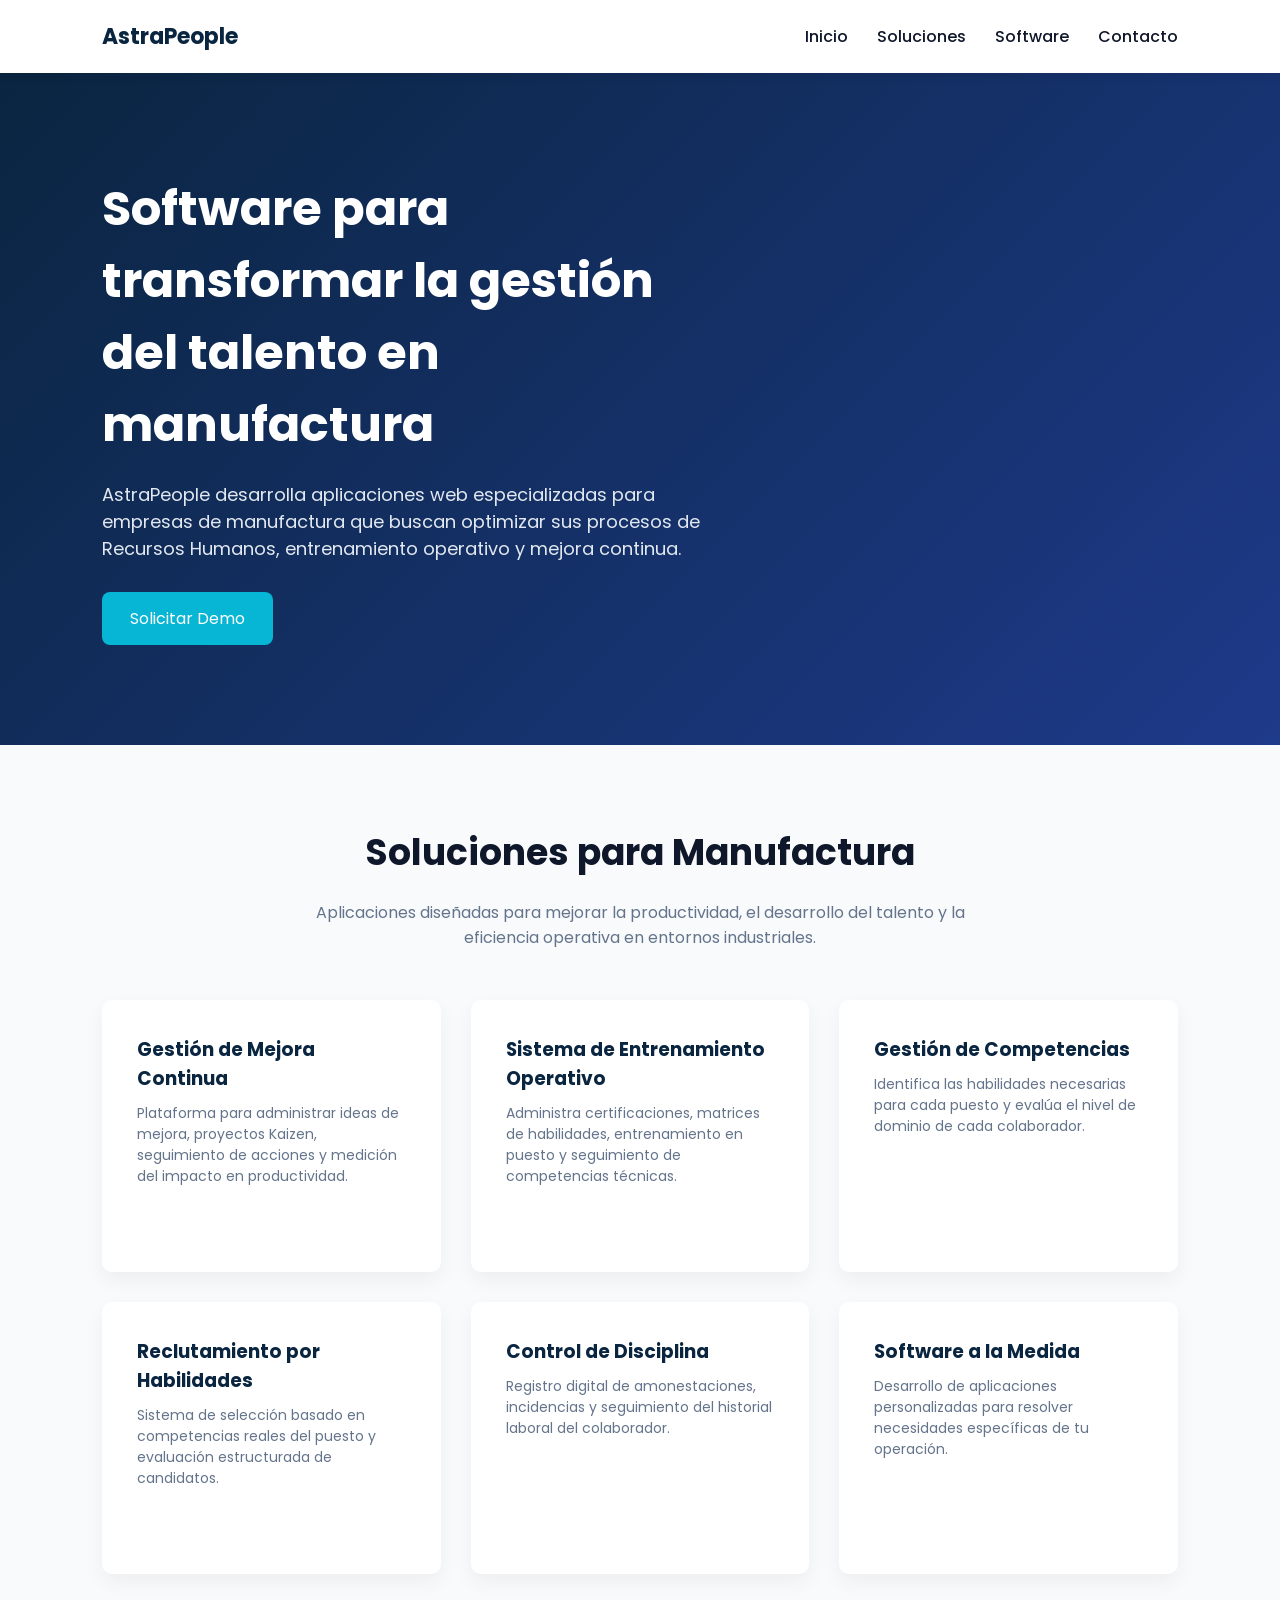
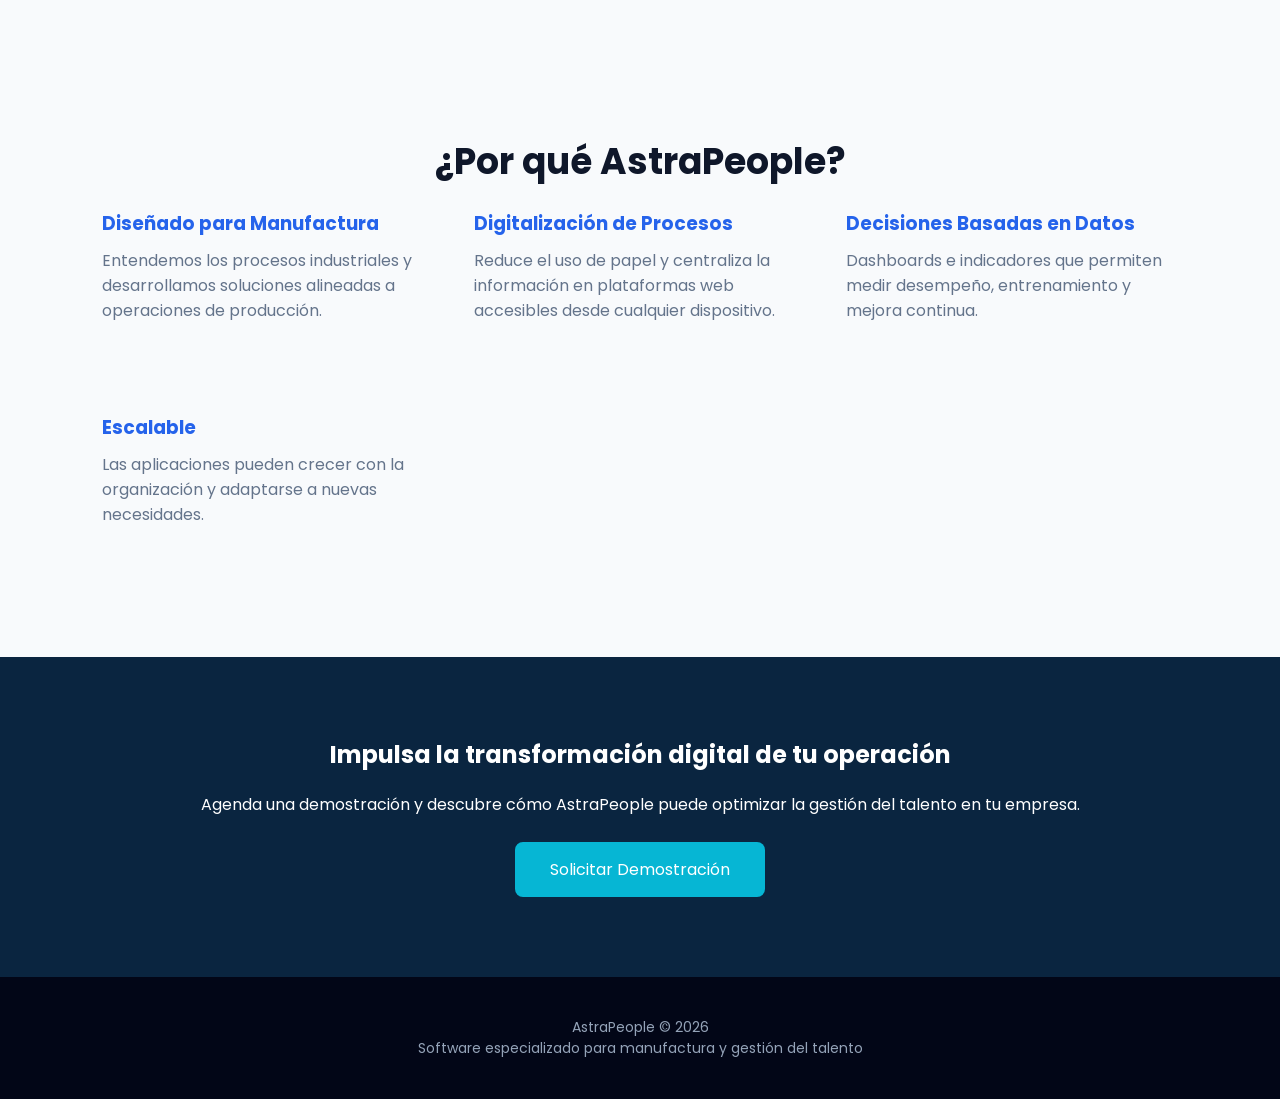
<file: index.html>
<!DOCTYPE html>
<html lang="es">
<head>
<meta charset="UTF-8">
<meta name="viewport" content="width=device-width, initial-scale=1.0">

<title>AstraPeople | Software para Manufactura y Recursos Humanos</title>

<link href="https://fonts.googleapis.com/css2?family=Poppins:wght@300;400;500;600;700&display=swap" rel="stylesheet">

<style>

/* ===== VARIABLES DE COLOR (AJUSTAR A TU LOGO) ===== */

:root{
--primary:#0A2540;
--secondary:#2563EB;
--accent:#06B6D4;
--dark:#0F172A;
--light:#F8FAFC;
--gray:#64748B;
}

/* ===== RESET ===== */

*{
margin:0;
padding:0;
box-sizing:border-box;
font-family:'Poppins',sans-serif;
}

body{
background:var(--light);
color:var(--dark);
}

/* ===== NAVBAR ===== */

.navbar{
display:flex;
justify-content:space-between;
align-items:center;
padding:20px 8%;
background:white;
box-shadow:0 4px 10px rgba(0,0,0,0.05);
position:sticky;
top:0;
z-index:100;
}

.logo{
font-size:22px;
font-weight:700;
color:var(--primary);
}

.nav-links a{
margin-left:25px;
text-decoration:none;
color:var(--dark);
font-weight:500;
}

.nav-links a:hover{
color:var(--secondary);
}

/* ===== HERO ===== */

.hero{
padding:100px 8%;
display:flex;
align-items:center;
justify-content:space-between;
flex-wrap:wrap;
background:linear-gradient(135deg,#0A2540,#1E3A8A);
color:white;
}

.hero-text{
max-width:600px;
}

.hero h1{
font-size:48px;
margin-bottom:20px;
}

.hero p{
font-size:18px;
margin-bottom:30px;
color:#e2e8f0;
}

.hero button{
padding:14px 28px;
border:none;
background:var(--accent);
color:white;
font-size:16px;
border-radius:8px;
cursor:pointer;
}

.hero button:hover{
background:#0891b2;
}

/* ===== SECTIONS ===== */

.section{
padding:80px 8%;
text-align:center;
}

.section h2{
font-size:36px;
margin-bottom:20px;
}

.section p{
max-width:700px;
margin:auto;
color:var(--gray);
margin-bottom:50px;
}

/* ===== SERVICES ===== */

.services{
display:grid;
grid-template-columns:repeat(auto-fit,minmax(260px,1fr));
gap:30px;
}

.card{
background:white;
padding:35px;
border-radius:10px;
box-shadow:0 8px 20px rgba(0,0,0,0.05);
text-align:left;
transition:0.3s;
}

.card:hover{
transform:translateY(-5px);
}

.card h3{
margin-bottom:10px;
color:var(--primary);
}

.card p{
color:var(--gray);
font-size:14px;
}

/* ===== FEATURES ===== */

.features{
display:grid;
grid-template-columns:repeat(auto-fit,minmax(300px,1fr));
gap:40px;
align-items:center;
}

.feature-box{
text-align:left;
}

.feature-box h3{
margin-bottom:10px;
color:var(--secondary);
}

/* ===== CTA ===== */

.cta{
background:var(--primary);
color:white;
padding:80px 8%;
text-align:center;
}

.cta h2{
margin-bottom:20px;
}

.cta button{
padding:15px 35px;
border:none;
background:var(--accent);
color:white;
font-size:16px;
border-radius:8px;
cursor:pointer;
}

/* ===== FOOTER ===== */

.footer{
background:#020617;
color:#94a3b8;
padding:40px 8%;
text-align:center;
font-size:14px;
}

/* ===== RESPONSIVE ===== */

@media(max-width:768px){

.hero{
flex-direction:column;
text-align:center;
}

.hero h1{
font-size:36px;
}

}

</style>
</head>


<body>

<!-- NAVBAR -->

<nav class="navbar">

<div class="logo">AstraPeople</div>

<div class="nav-links">
<a href="#">Inicio</a>
<a href="#soluciones">Soluciones</a>
<a href="#software">Software</a>
<a href="#contacto">Contacto</a>
</div>

</nav>


<!-- HERO -->

<section class="hero">

<div class="hero-text">

<h1>Software para transformar la gestión del talento en manufactura</h1>

<p>
AstraPeople desarrolla aplicaciones web especializadas para empresas de manufactura que buscan optimizar sus procesos de Recursos Humanos, entrenamiento operativo y mejora continua.
</p>

<button>Solicitar Demo</button>

</div>

</section>


<!-- SOLUCIONES -->

<section class="section" id="soluciones">

<h2>Soluciones para Manufactura</h2>

<p>
Aplicaciones diseñadas para mejorar la productividad, el desarrollo del talento y la eficiencia operativa en entornos industriales.
</p>

<div class="services">

<div class="card">
<h3>Gestión de Mejora Continua</h3>
<p>
Plataforma para administrar ideas de mejora, proyectos Kaizen, seguimiento de acciones y medición del impacto en productividad.
</p>
</div>

<div class="card">
<h3>Sistema de Entrenamiento Operativo</h3>
<p>
Administra certificaciones, matrices de habilidades, entrenamiento en puesto y seguimiento de competencias técnicas.
</p>
</div>

<div class="card">
<h3>Gestión de Competencias</h3>
<p>
Identifica las habilidades necesarias para cada puesto y evalúa el nivel de dominio de cada colaborador.
</p>
</div>

<div class="card">
<h3>Reclutamiento por Habilidades</h3>
<p>
Sistema de selección basado en competencias reales del puesto y evaluación estructurada de candidatos.
</p>
</div>

<div class="card">
<h3>Control de Disciplina</h3>
<p>
Registro digital de amonestaciones, incidencias y seguimiento del historial laboral del colaborador.
</p>
</div>

<div class="card">
<h3>Software a la Medida</h3>
<p>
Desarrollo de aplicaciones personalizadas para resolver necesidades específicas de tu operación.
</p>
</div>

</div>

</section>


<!-- BENEFICIOS -->

<section class="section">

<h2>¿Por qué AstraPeople?</h2>

<div class="features">

<div class="feature-box">
<h3>Diseñado para Manufactura</h3>
<p>
Entendemos los procesos industriales y desarrollamos soluciones alineadas a operaciones de producción.
</p>
</div>

<div class="feature-box">
<h3>Digitalización de Procesos</h3>
<p>
Reduce el uso de papel y centraliza la información en plataformas web accesibles desde cualquier dispositivo.
</p>
</div>

<div class="feature-box">
<h3>Decisiones Basadas en Datos</h3>
<p>
Dashboards e indicadores que permiten medir desempeño, entrenamiento y mejora continua.
</p>
</div>

<div class="feature-box">
<h3>Escalable</h3>
<p>
Las aplicaciones pueden crecer con la organización y adaptarse a nuevas necesidades.
</p>
</div>

</div>

</section>


<!-- CTA -->

<section class="cta">

<h2>Impulsa la transformación digital de tu operación</h2>

<p>Agenda una demostración y descubre cómo AstraPeople puede optimizar la gestión del talento en tu empresa.</p>

<br>

<button>Solicitar Demostración</button>

</section>


<!-- FOOTER -->

<footer class="footer" id="contacto">

<p>AstraPeople © 2026</p>
<p>Software especializado para manufactura y gestión del talento</p>

</footer>

</body>
</html>
</file>
